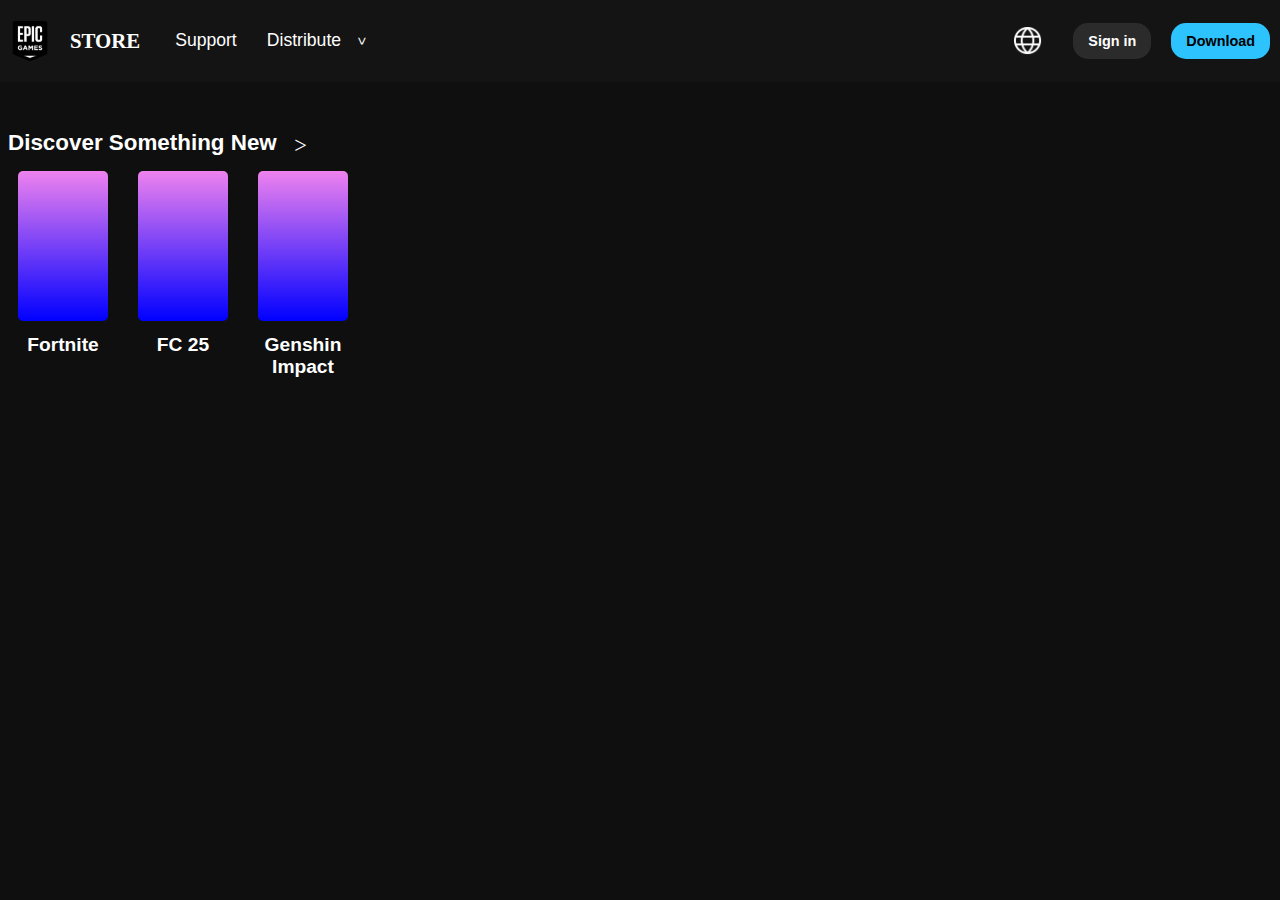
<file: index.html>
<!DOCTYPE html>
<html lang="en">
<head>
    <meta charset="UTF-8">
    <meta name="viewport" content="width=device-width, initial-scale=1.0">
    <title>Epic Games Store | By andercmn</title>
    <link rel="stylesheet" href="assets/styles/style.css">
    <link rel="shortcut icon" href="assets/icons/epicgames.png" type="image/x-icon">
    <link rel="stylesheet" href="assets/styles/sections.css">
</head>
<body>

    <div class="nav-bar">
        <div class="col-1">
            <img class="logo" src="assets/icons/epicgames.png" alt="">
            <h1 class="sub-title">Store</h1>
            <a href="">Support</a>
            <a class="sub-link" href="">Distribute</a>
        </div>

        <div class="col-2">
            <img src="assets/icons/webicon.png" alt="">
            <a class="sign" href="">Sign in</a>
            <a class="down" href="">Download</a>
        </div>




    </div>

    <h1 class="discover">Discover Something New</h1>

    <div class="games">
        <div class="col-1">
            <div class="box"></div>
            <h1>Fortnite</h1>
        </div>

        <div class="col-1">
            <div class="box"></div>
            <h1>FC 25</h1>
        </div>

        <div class="col-1">
            <div class="box"></div>
            <h1>Genshin Impact</h1>
        </div>
    </div>
    
</body>
</html>
</file>
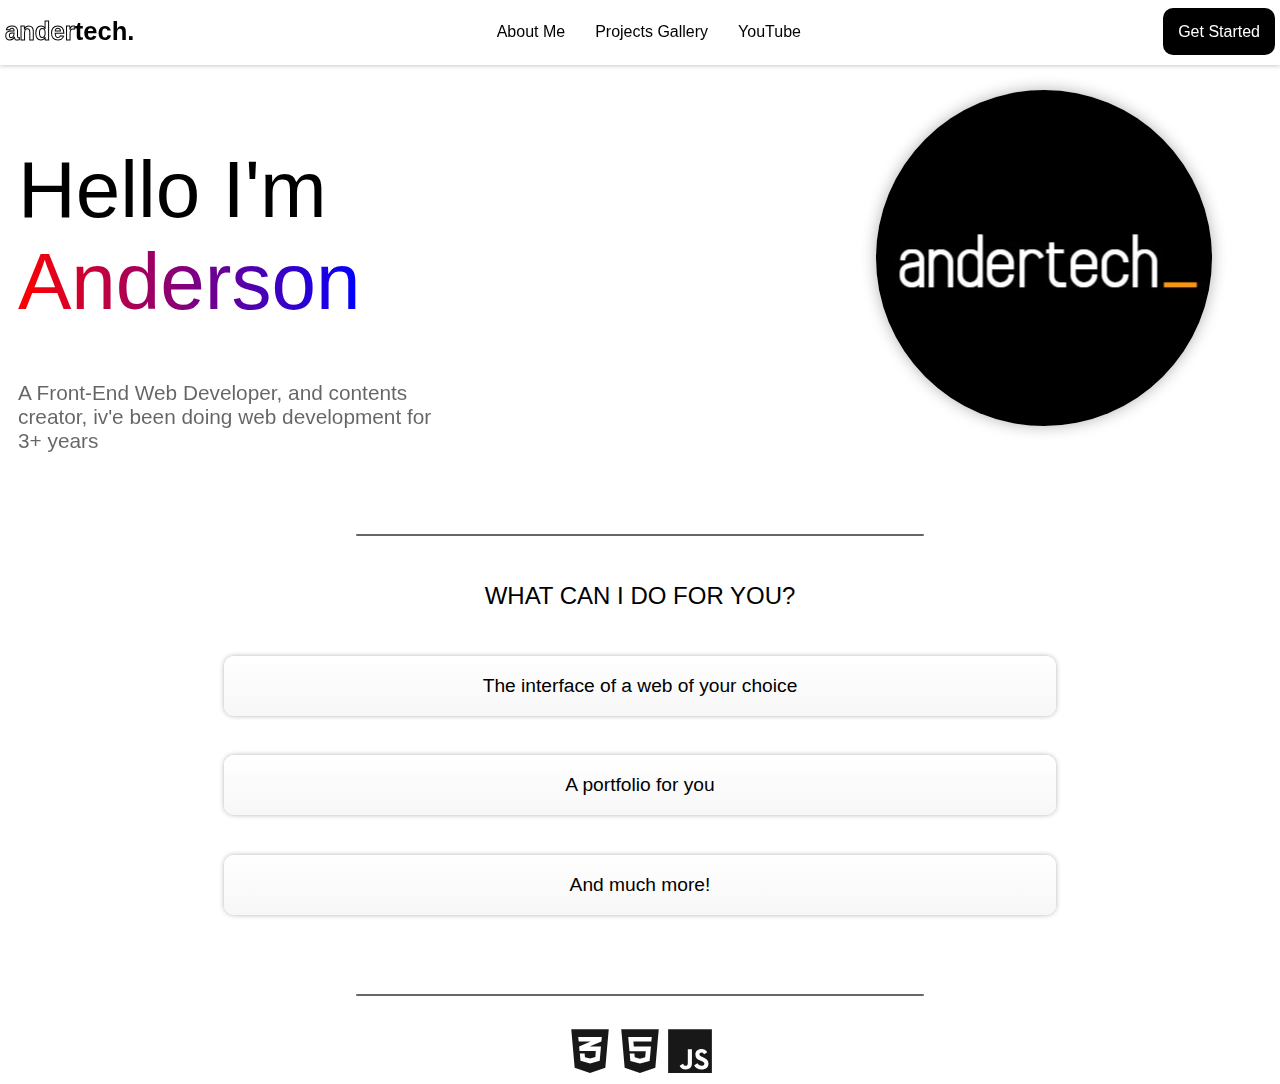
<file: Advenced Portfolio/index.html>
<!DOCTYPE html>
<html lang="en">
<head>
    <meta charset="UTF-8">
    <meta name="viewport" content="width=device-width, initial-scale=1.0">
    <title>andertech. | Portfolio</title>
    <link rel="stylesheet" href="styles/nav.css">
    <link rel="stylesheet" href="styles/sections-styles.css">
    <link rel="shortcut icon" href="img/favicon.jpg" type="image/x-icon">
    <link rel="stylesheet" href="styles/responsive.css">
    <link rel="stylesheet" href="styles/keyframes.css">
</head>
<body>
    <div class="nav">
        <div class="containers">
            <div class="logo-title">
                <h1><span>ander</span>tech.</h1>
            </div>

            <div class="links">
                <a href="#first">About Me</a>
                <a href="#">Projects Gallery</a>
                <a href="https://www.youtube.com/@anderrtech">YouTube</a>
            </div>

            <div class="buttons">
                <a href="mailto:adoescode@gmail.com" class="btn-email">Get Started</a>
            </div>




        </div>
    </div>

    <div class="first-section" id="first">
        <div class="containers">
            <div class="intro">
                <img src="img/favicon.jpg">
                <h1>Hello I'm <span>Anderson</span></h1>
                <p>A Front-End Web Developer, and contents creator, iv'e been doing web development for 3+ years</p>
                <a href="mailto:adoescode@gmail.com">Get Stared</a>
            </div>

            <div class="logo">
                <img src="img/favicon.jpg">
            </div>

        </div>

    </div>

    <div class="seperator"></div>
    
    <div class="second-section">
        <div class="containers">
            <div class="header">
                <h1>What Can I do for you?</h1>
            </div>

            <div class="list">
                <p>The interface of a web of your choice</p>
                <p>A portfolio for you</p>
                <p>And much more!</p>
            </div>
        </div>
    </div>

    <div class="seperator"></div>
    <div class="third-section">
        <div class="containers">
            <div class="images">
                <img src="img/icons/css3-alt-brands-solid.svg">
                <img src="img/icons/html5-brands-solid.svg">
                <img src="img/icons/js-brands-solid.svg">
            </div>



        </div>
    </div>

    
</body>
</html>
</file>
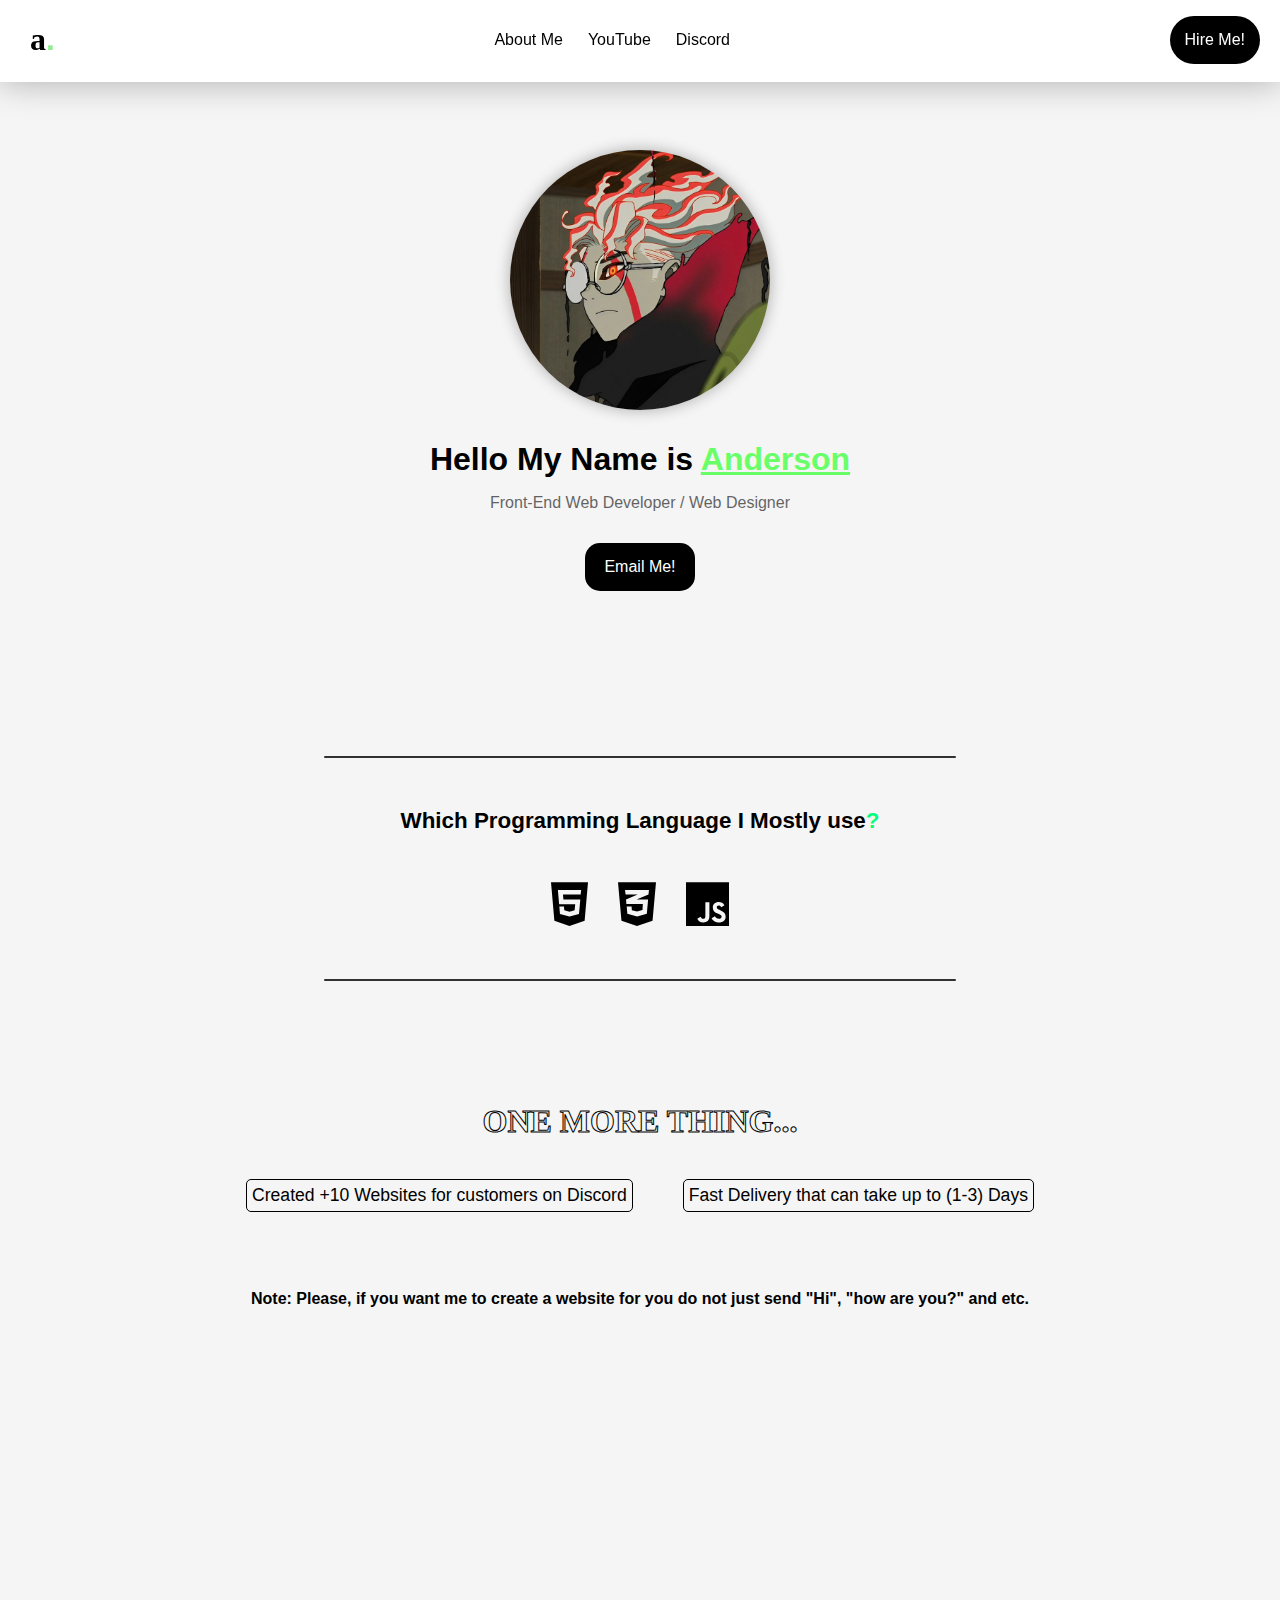
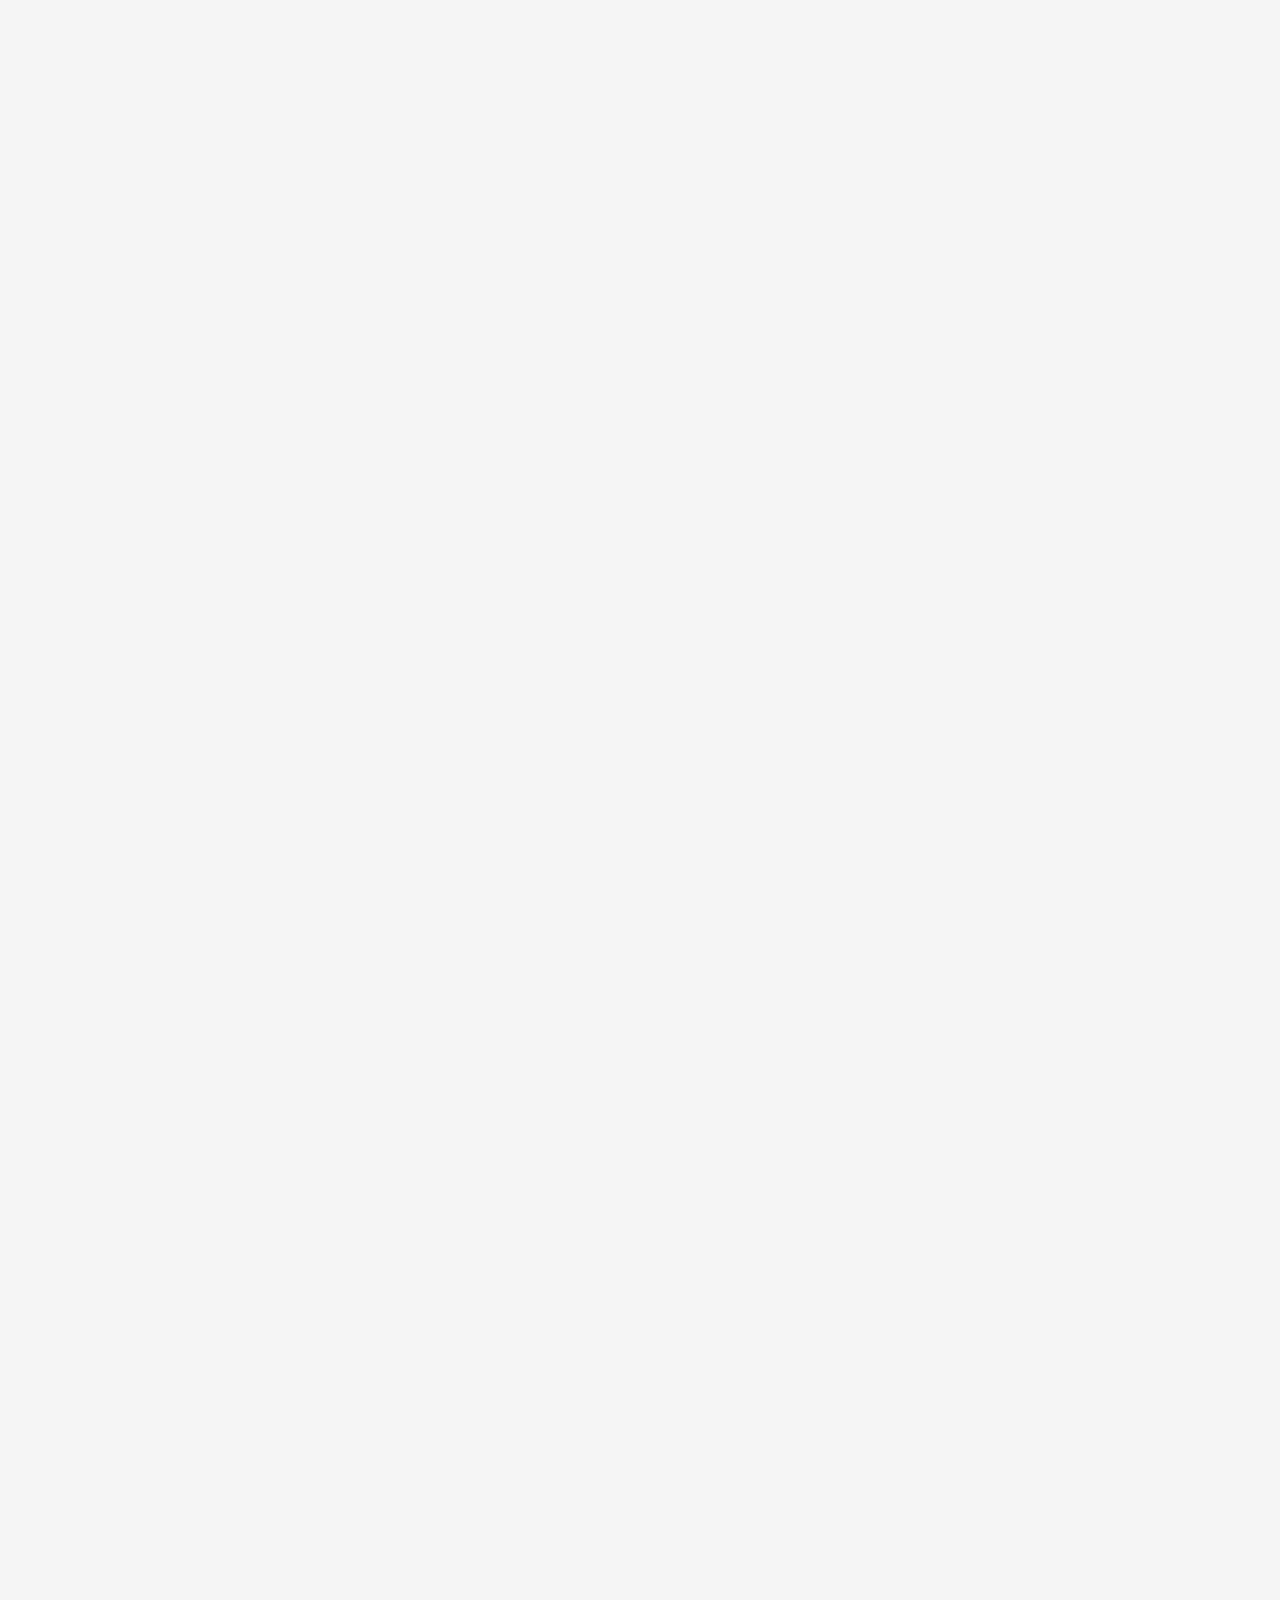
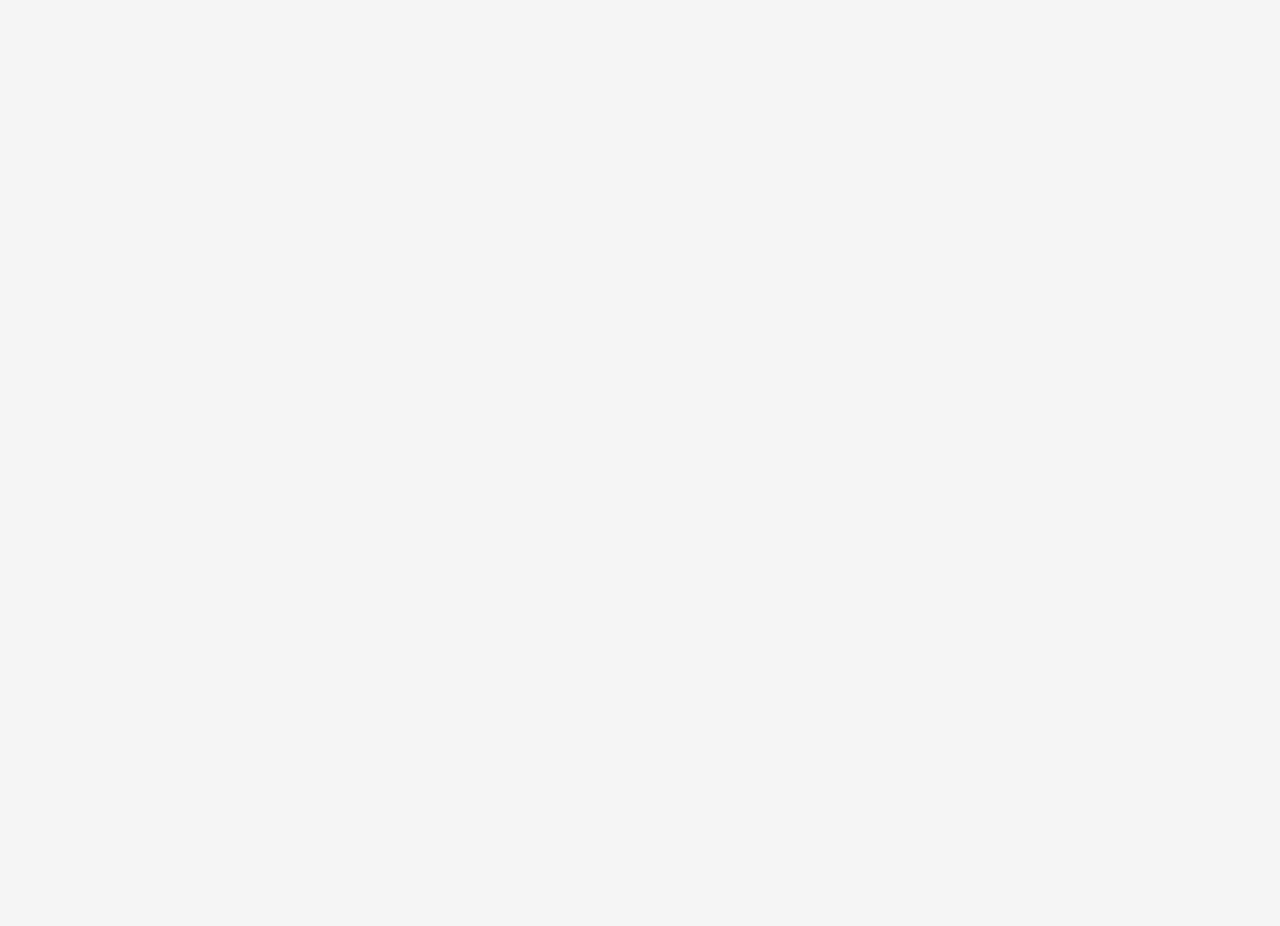
<file: Andertech v2/index.html>
<!DOCTYPE html>
<html lang="en">
<head>
    <meta charset="UTF-8">
    <meta name="viewport" content="width=device-width, initial-scale=1.0">
    <title>andertech. | Short Portfolio</title>
    <link rel="stylesheet" href="styles/nav.css">
    <link rel="stylesheet" href="styles/sections.css">
    <link rel="stylesheet" href="styles/media-queries.css">
</head>
<body>
    <div class="nav">
        <div class="containers">
            <div class="logo">
                <h1>a<span>.</span></h1>
            </div>

            <div class="links">
                <a href="">About Me</a>
                <a href="">YouTube</a>
                <a href="">Discord</a>
            </div>

            <div class="buttons">
                <a href="">Hire Me! </a>
            </div>
        </div>
    </div>

    <div class="first-section">
        <div class="head-1">
            <img src="img/★ OKARUN.jpg">
            <h1>Hello My Name is <span>Anderson</span></h1>
            <p>Front-End Web Developer / Web Designer</p>
            <a href="mailto:adoescode@gmail.com">Email Me!</a>
        </div>
    </div>

    <div class="seperator"></div>
    <div class="second-section">
        <div class="head-1">
            <h1>Which Programming Language I Mostly use<span>?</span></h1>
        </div>
        <div class="image-1">
            <img src="img/html5-brands-solid.svg" alt="">
            <img src="img/css3-alt-brands-solid.svg" alt="">
            <img src="img/js-brands-solid.svg" alt="">
        </div>

        
    </div>

    <div class="seperator"></div>
    <div class="third-section">
        <h1>One more thing...</h1>
    </div>
    <div class="card-section">
        <div class="containers">
            <p>Created +10 Websites for customers on Discord</p>
            <p>Fast Delivery that can take up to (1-3) Days</p>
            <h1> Note: Please, if you want me to create a website for you do not just send "Hi", "how are you?" and etc.</h1>
        </div>
    </div>

    

</body>
</html>
</file>
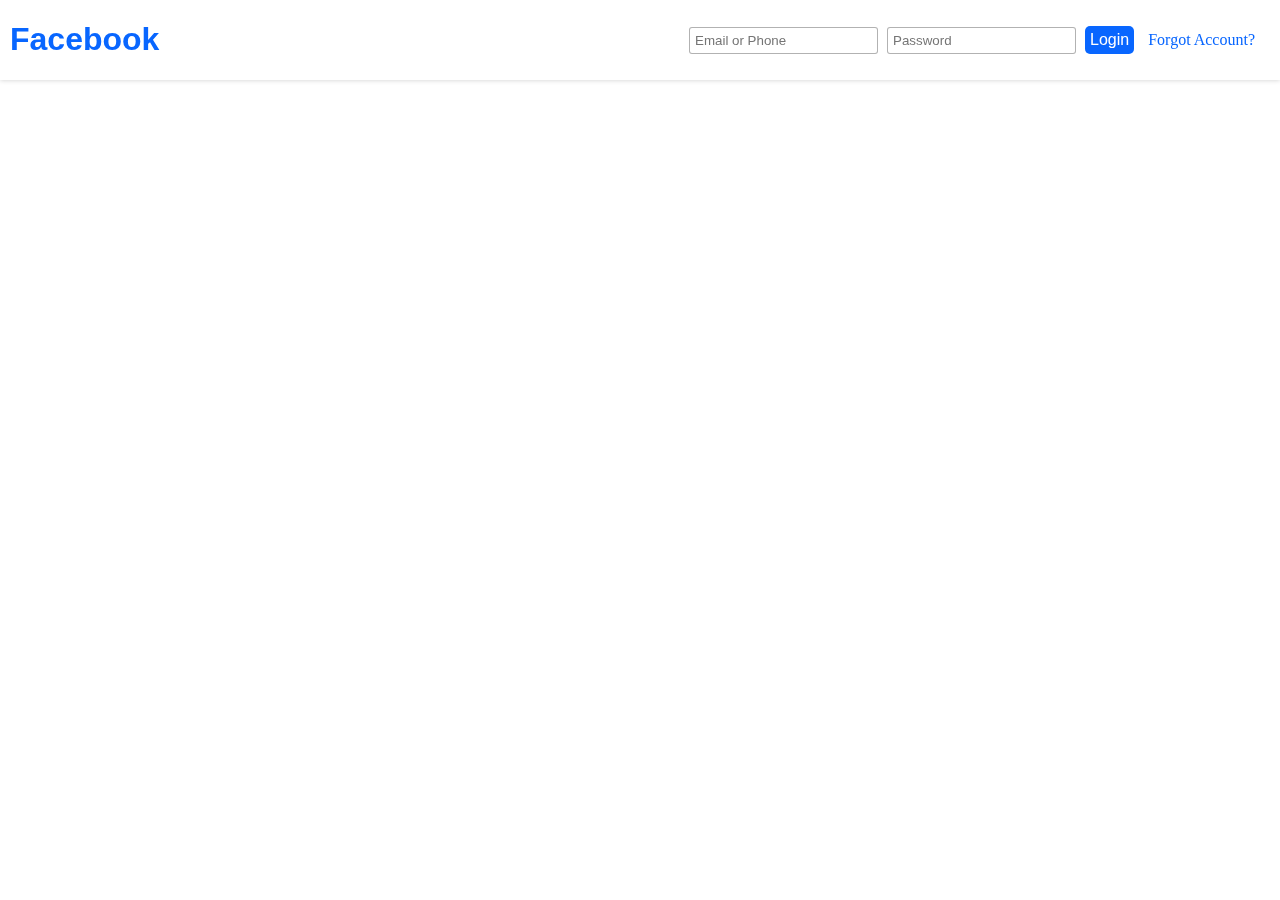
<file: Facebook Navbar/index.html>
<!DOCTYPE html>
<html lang="en">
<head>
    <meta charset="UTF-8">
    <meta name="viewport" content="width=device-width, initial-scale=1.0">
    <title>Facebook Navbar</title>
    <link rel="icon" type="image/x-icon" href="img/logo.png">
    <link rel="stylesheet" href="style.css">
</head>
<body>

    <div class="nav">
        <div class="containers">
            <div class="right">
                <h1>Facebook</h1>
            </div>


            <div class="left">
                <input type="email/number" placeholder="Email or Phone" class="input-email">
                <input type="password" placeholder="Password" class="input-pass">
                <button class="login-btn">Login</button>
                <a href="#" class="forgot-acc">Forgot Account?</a>
            </div>



        </div>
    </div>

   
    
</body>
</html>
</file>
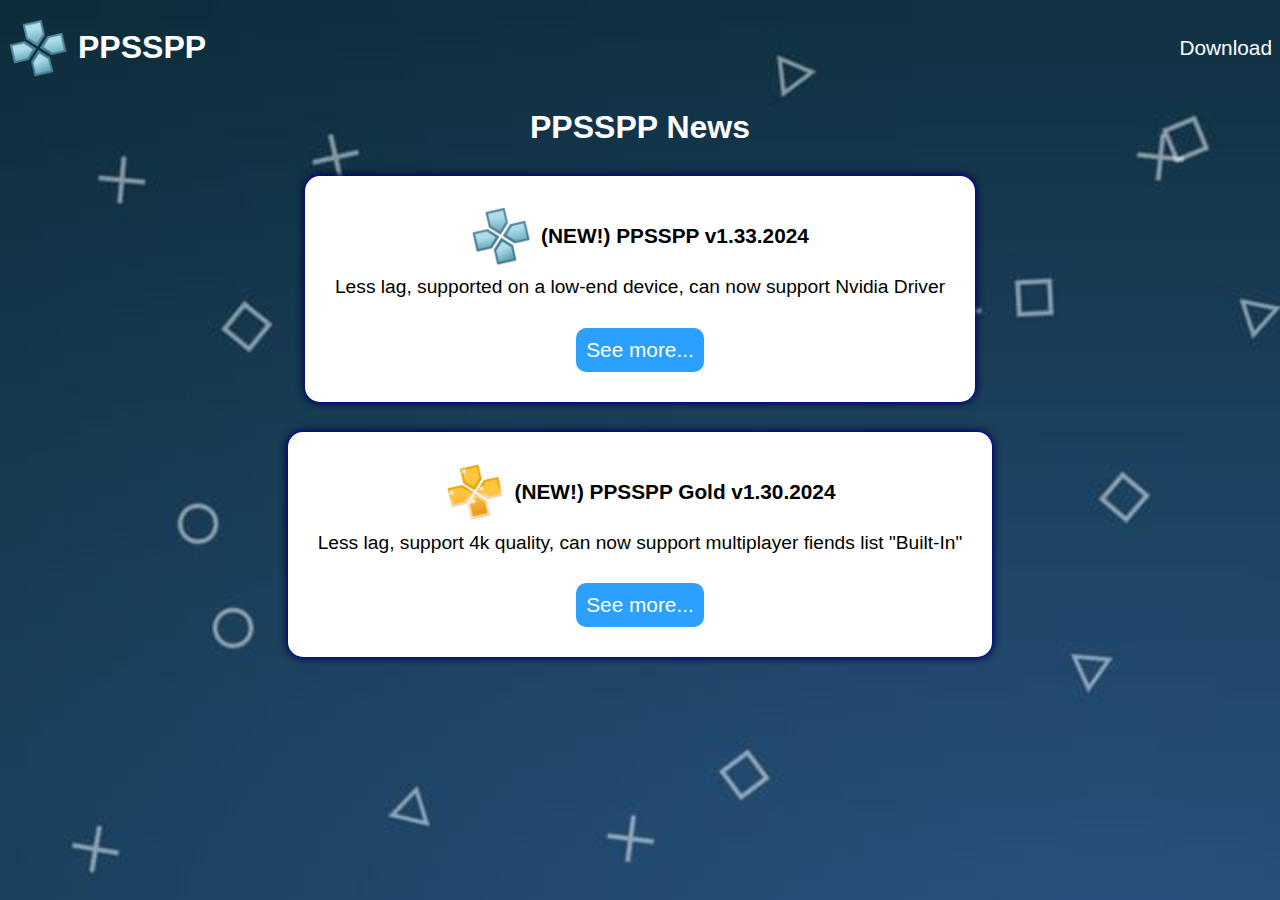
<file: PPSSPP Website/index.html>
<!DOCTYPE html>
<html lang="en">
<head>
    <meta charset="UTF-8">
    <meta name="viewport" content="width=device-width, initial-scale=1.0">
    <title>PPSSPP | Home</title>
    <link rel="stylesheet" href="assets/styles.css">
    <link rel="shortcut icon" href="assets/img/favicon.png" type="image/x-icon">
</head>
<body>
    <div class="nav-bar">
       <div class="section-1">
        <img src="assets/img/favicon.png" alt="">
        <h1>PPSSPP</h1>
       </div>

       <div class="section-2">
        <a href="">Download</a>
       </div>
    </div>

    <h1 style="color: #fff; font-size: 2em; font-family: Verdana, Geneva, Tahoma, sans-serif;display: flex;justify-content: center;text-align: center;margin-bottom: 0;">PPSSPP News</h1>
    <div class="banner">
        <div class="contents">

            <div class="col-1">
                <img src="assets/img/favicon.png" alt="">
                <h1>(NEW!) PPSSPP v1.33.2024</h1>
            </div>

            <div class="col-2">
                <p>Less lag, supported on a low-end device, can now support Nvidia Driver</p>
            </div>

            <div class="col-3">
                <a href="">See more...</a>
            </div>




        </div>
    </div>

    <div class="banner">
        <div class="contents">

            <div class="col-1">
                <img src="assets/img/proversion.png" alt="">
                <h1>(NEW!) PPSSPP Gold v1.30.2024</h1>
            </div>

            <div class="col-2">
                <p>Less lag, support 4k quality, can now support multiplayer fiends list "Built-In"</p>
            </div>

            <div class="col-3">
                <a href="">See more...</a>
            </div>




        </div>
    </div>

    
</body>
</html>
</file>
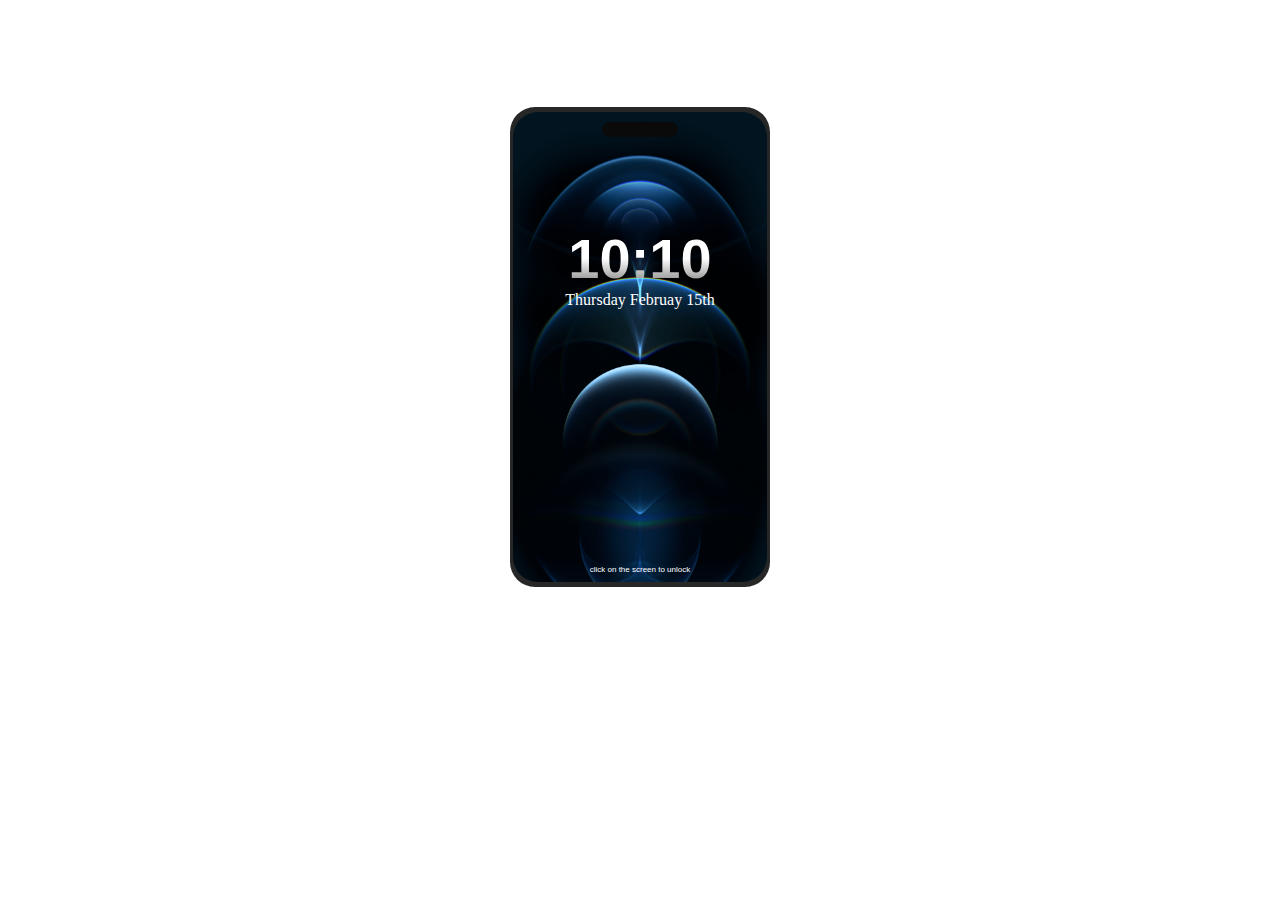
<file: ScreenOS/index.html>
<!DOCTYPE html>
<html lang="en">
<head>
    <meta charset="UTF-8">
    <meta name="viewport" content="width=device-width, initial-scale=1.0">
    <title>ScreenIphone | Demo</title>
    <link rel="stylesheet" href="assets/stylesheets/first-styles.css">
    <link rel="stylesheet" href="assets/stylesheets/xapps-styles.css">
    <link rel="stylesheet" href="assets/stylesheets/xwidget.css">
</head>
<body>
    <div class="device">
        <div class="screen" id="deviceScr">
            <div class="dynamic-island" id="dynamicIsland">
                <div class="contents-errors" id="dyerr">
                    <span style="color: rgb(255, 65, 65);">screenOS</span>: You can't acess the app.
                </div>
            </div>

            <div class="home-layout" style="display: none;" id="homeOS">
                <div class="app app-1">
                   <img src="assets/os/img_icons/youtube.png" class="xicon yt" id="ytlaunch" alt="">
                    <b style="color: white;">YouTube</b>
                </div>

                <div class="app app-2">
                    <img src="assets/os/img_icons/instagram.png" class="xicon ins" alt="">
                     <b style="color: white;">Instagram</b>
                 </div>

                 <div class="app app-3">
                    <img src="assets/os/img_icons/gmail.png" class="xicon email" alt="">
                     <b style="color: white;">Gmail</b>
                 </div>

                 

                

                 <img src="assets/os/wallpaper/widget_os.jpg" class="widget_1" alt="">
                 
                 <div class="bottom-bar">
                    <img src="assets/os/img_icons/instagram.png" alt="">
                    <img src="assets/os/img_icons/youtube.png" onclick="erryt()" alt="">
                    <img src="assets/os/img_icons/gmail.png" alt="">
                 </div>
            </div>

            <div class="lock-screen"  id="locked">
                <div class="col-1">
                    <h1>10<span>:</span>10</h1>
                    <b>Thursday Februay 15th</b>
                    <p style="color: white;font-weight: 500;font-family: sans-serif;font-size: .5em;position: absolute; bottom: 0; left: 0; right: 0;">click on the screen to unlock</p>
                </div>

            </div>
        </div>
    </div>
    <script src="assets/js/app-fonctions.js"></script>
    <script src="assets/js/lock.js"></script>
</body>
</html>
</file>
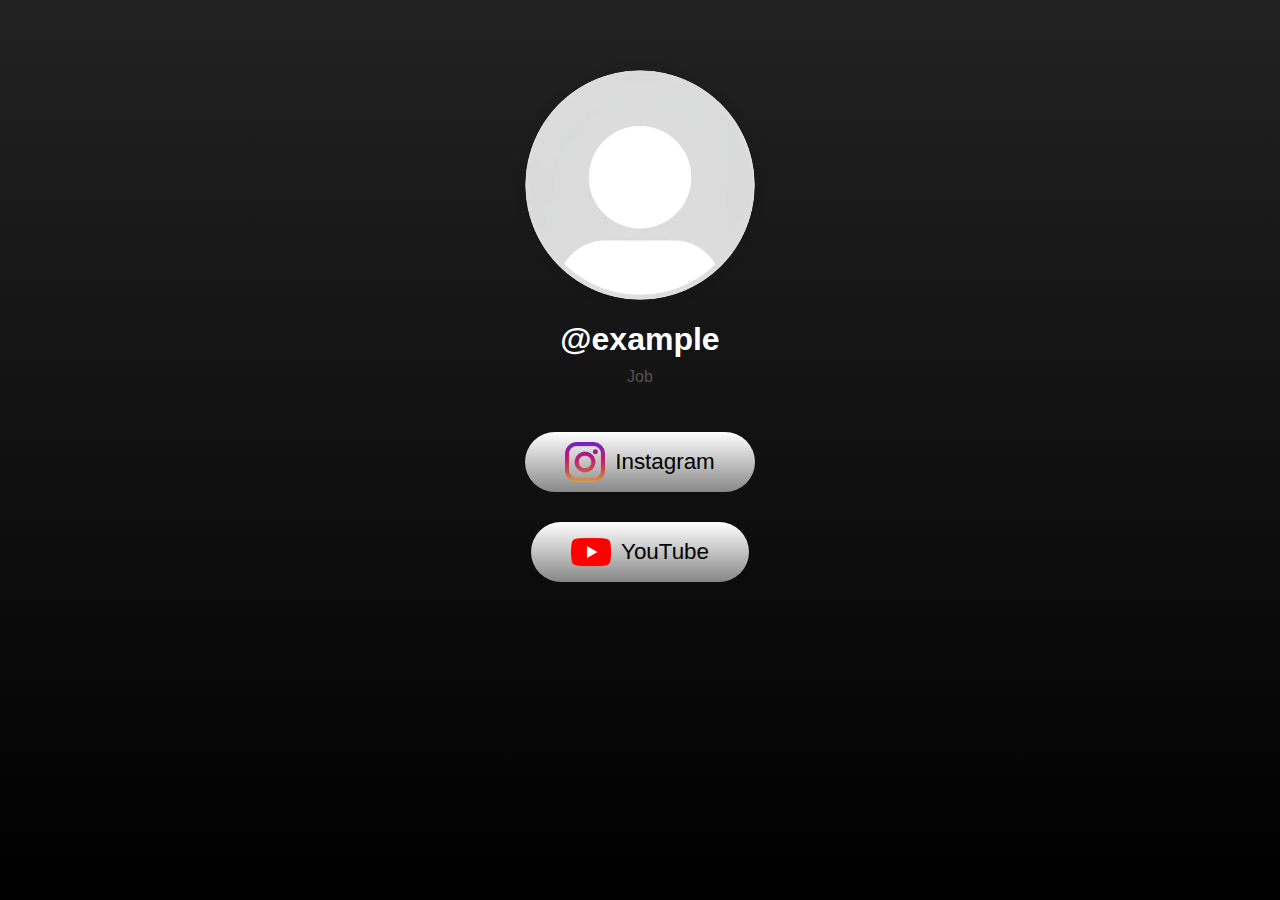
<file: Social Media Portfolio/index.html>
<!DOCTYPE html>
<html lang="en">
<head>
    <meta charset="UTF-8">
    <meta name="viewport" content="width=device-width, initial-scale=1.0">
    <title>@example's social media</title>
    <link rel="stylesheet" href="assets/styles.css">
    <link rel="shortcut icon" href="assets/img/user-pfp.jpg" type="image/x-icon">
</head>
<body>

    <div class="user-index">
        <div class="user-infos">
            <img src="assets/img/user-pfp.jpg" alt="">
            <h1>@example</h1>
            <p>Job</p>
        </div>

        <div class="user-links-contains">
            <div class="col-1">
                <img src="assets/img/instagramicon.png" alt="">
                <a href="#">Instagram</a>
            </div>

            <div class="col-2">
                <img src="assets/img/yticon.png" alt="">
                <a href="#">YouTube</a>
            </div>
        </div>



    </div>
    
</body>
</html>
</file>
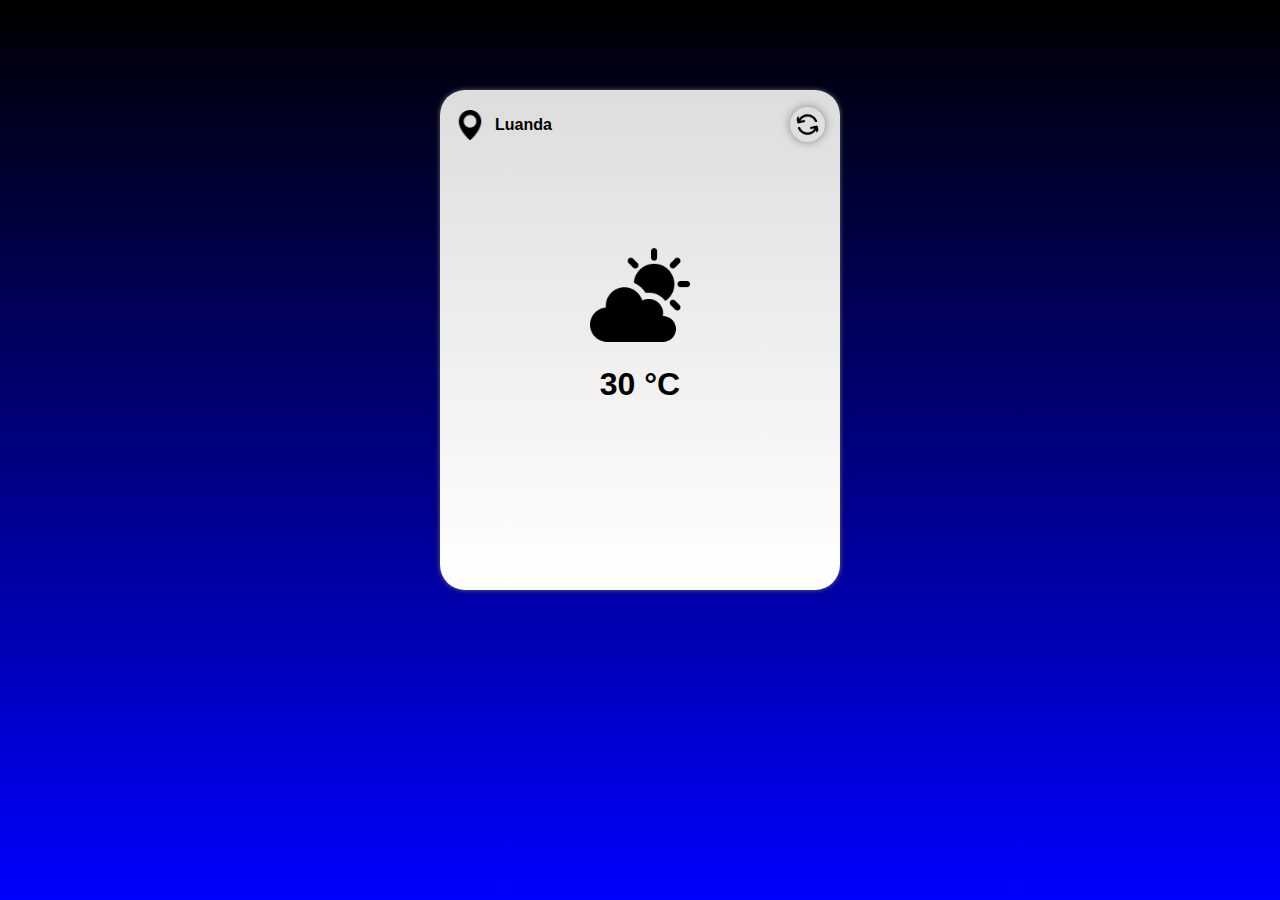
<file: Weather App Web/index.html>
<!DOCTYPE html>
<html lang="en">
<head>
    <meta charset="UTF-8">
    <meta name="viewport" content="width=device-width, initial-scale=1.0">
    <title>Weather App | Luanda </title>
    <link rel="stylesheet" href="assets/styles.css">
    <link rel="shortcut icon" href="assets/img/weather-favicon.png" type="image/x-icon">
</head>
<body>

    <div class="card">
        <div class="col-1">
            <img src="assets/img/location-pin.png" alt="">
            <h1 id="loc-data">Luanda</h1>
            
            <div class="pre-col">
                <img id="switch" src="assets/img/switcher.png" alt="">
            </div>
        </div>

        <div class="col-2">
            <img id="temp-data" src="assets/data/cloudy-day.png" alt="">
            <h1 id="deg-data">30 &#0176;C</h1>
        </div>
    </div>

    <div id="pop" class="pop-up">
        <p id="pop-data">Selected: Luanda</p>
    </div>
    
    <script src="script.js"></script>
</body>
</html>
</file>
<file: assets/styles/style.css>
body {
    background: rgb(15,15,15);
}

.nav-bar {
    display: flex;
    flex-direction: row;
    position: absolute;
    height: fit-content;
    width: 100%;
    left: 0;
    right: 0;
    top: 0;
    background: rgb(20,20,20);
    padding-bottom: 15px;
    justify-content: space-between;
    align-items: center;
}

/* col-1 */
.nav-bar .col-1 {
    margin-top: 15px;
    display: flex;
    flex-direction: row;
    justify-content: left;
    align-items: center;
    margin-left: 10px;
}

.nav-bar .col-1 h1 {
    color: white;
    margin-left: 20px;
    font-family: Tahoma;
    text-transform: uppercase;
    font-size: 1.3em;
    margin-right: 20px;
}

.nav-bar .col-1 a {
    color: white;
    position: relative;
    margin-left: 15px;
    margin-right: 15px;
    font-family: Tahoma, sans-serif, Verdana;
    text-decoration: none;
    font-size: 1.1em;
    transition: opacity .2s ease-in-out;

}

.nav-bar .col-1 a:hover {
    opacity: .7;
}

.nav-bar .col-1 .sub-link::after {
    content: ">";
    position: absolute;
    top: 3px;
    right: -25px;
    font-size: .8em;
    transform: rotate(90deg);
    transition: transform .2s ease-in-out;
}

.nav-bar .col-1 .sub-link:hover::after {
    transform: rotate(270deg);
}

.nav-bar .col-1 img {
    height: 40px;
}

/* col-2 */
.nav-bar .col-2 {
    margin-top: 15px;
    display: flex;
    flex-direction: row;
    align-items: center;
    margin-right: 10px;
}
.nav-bar .col-2 a {
    padding: 10px 15px 10px 15px;
    margin-left: 20px;
    text-decoration: none;
    font-size: .9em;
}

.nav-bar .col-2 img {
    height: 31px;
    pointer-events: initial;
    margin-right: 10px;
    filter: brightness(0) invert(1);
}
.nav-bar .col-2 .sign {
    border-radius: 15px;
    background: rgb(255,255,255,0.1);
    color: white;
    font-family: sans-serif;
    font-weight: 700;
    transition: background-color .2s ease-in-out;
}

.nav-bar .col-2 .down {
    border-radius: 15px;
    background: rgb(45, 195, 255);
    color: black;
    font-family: sans-serif;
    font-weight: 700;
    transition: background-color .2s ease-in-out;
}

.nav-bar .col-2 .sign:hover {
    background: rgb(255,255,255,0.5);
}
.nav-bar .col-2 .down:hover {
    background: rgb(80, 249, 255);
}
</file>
<file: assets/styles/sections.css>
.discover {
    position: relative;
    margin-top: 130px;
    color: white;
    font-family: sans-serif;
    font-weight: 800;
    font-size: 1.4em;
    width: fit-content;
}

.discover::after {
    position: absolute;
    content: ">";
    top: 3px;
    right: -30px;
    font-family: Tahoma;
    font-weight: 400;
    transition: transform .2s ease-in-out;
}

.discover:hover::after {

    transform: translateX(5px);
}

/* games banner */ 
.games {
    display: flex;
    flex-direction: row;
    justify-content: left;
}

.games .col-1 {
    margin-left: 10px;
    margin-right: 20px;
}

.games .col-1 {
    width: 90px;
}

.games .col-1 .box {
    height: 150px;
    border-radius: 5px;
    width: 90px;
    background: linear-gradient(to bottom, violet, blue);
}

.games .col-1 h1 {
    color: #fff;
    font-family: Tahoma, sans-serif;
    font-size: 1.2em;
    text-align: center;
}
</file>
<file: Advenced Portfolio/styles/nav.css>
body {
    margin-top: 90px;
}
/* navbar styles*/
.nav {
    position: fixed;
    top: 0;
    left: 0;
    right: 0;
    height: 65px;
    background: #fff;
    overflow: hidden;
    z-index: 100;
    box-shadow: 0 0 5px 0 rgb(0,0,0,0.3);
}
.nav .containers {
    display: flex;
    flex-direction: row;
    flex-wrap: wrap;
    justify-content: space-between;
    align-items: center;
}

.nav .containers .logo-title {
    color: black;
    font-size: .8em;
    margin-left: 5px;
    font-family: Verdana, Geneva, Tahoma, sans-serif;
}
.nav .containers .links {
    display: flex;
    gap: 30px;
}

.nav .containers .logo-title span {
    color: transparent;
    -webkit-text-stroke: 1px black;
}
.nav .containers .links a {
    position: relative;
    color: black;
    font-family: sans-serif;
    font-size: 1em;
    text-decoration: none;
    transition: opacity .2s ease-in-out;
}

.nav .containers .buttons {

    margin-right: 5px;
   
}
.nav .containers .buttons a {
    height: auto;
    font-size: 1em;
    font-family: Tahoma, sans-serif;
    padding: 15px 15px 15px 15px;
    background: black;
    border-radius: 10px;
    color: white;
    text-decoration: none;
    transition: background .2s ease-in-out;
}

/* navbar hovering */
.nav .containers .links a::after {
    content: " ";
    position: absolute;
    bottom: 0;
    left: 0;
    width: 0;
    height: 2px;
    background: #292929;
    transition: width .2s ease-in-out;
}

.nav .containers .links a:hover::after {
    width: 100%;
}

.nav .containers .links a:hover {
    opacity: .8;
}

.nav .containers .buttons a:hover {
    background: #3d3d3d;
}
</file>
<file: Advenced Portfolio/styles/sections-styles.css>
.first-section .containers {
    margin: 30px;
    margin-left: 0;
    margin-right: 0;
    display: flex;
    flex-direction: row;
    flex-wrap: wrap;
    justify-content: space-between;
    padding-bottom: 30px;
}

.first-section .containers .intro {
    margin-left: 10px;
    width: 425px;
}

.first-section .containers .intro img {
    display: none;
    height: auto;
    width: auto;
    border-radius: 100%;
    box-shadow: 0 0 15px 0 rgb(0,0,0,0.3);
}
.first-section .containers .intro a {
    display: none;
    width: 21%;
    height: auto;
    border-radius: 15px;
    font-size: 1.1em;
    font-family: sans-serif;
    padding: 15px 15px 15px 15px;
    background: black;
    border-radius: 3px;
    color: white;
    text-decoration: none;
}


.first-section .containers .intro p {
    font-size: 1.3em;
    color: black;
    opacity: .6;
    font-family: sans-serif;
    font-weight: 400;
}
.first-section .containers .intro h1 {
    font-family: Tahoma, sans-serif;
    font-weight: 400;
    font-size: 5em;
}

.first-section .containers .intro span {
    background: linear-gradient(to right, red, blue);
    background-clip: text;
    color: transparent;
}

.first-section .containers .logo {
    margin-right: 60px;
}
.first-section .containers .logo img {
    height: auto;
    width: auto;
    border-radius: 100%;
    box-shadow: 0 0 15px 0 rgb(0,0,0,0.3);
}


/* 2nd section */
.second-section .containers {
    display: flex;
    flex-direction: column;
    text-align: center;
    padding-bottom: 30px;

}
.second-section .containers .header h1{
    color: black;
    text-transform: uppercase;
    font-family: sans-serif;
    font-size: 1.5em;
    font-weight: 400;
}

.second-section .containers .list {
    display: flex;
    flex-wrap: wrap;
    flex-direction: column;
    align-items: center;
    margin-top: 30px;
    gap: 20px;
}
.second-section .containers .list p {
    height: auto;
    padding-top: 5px;
    padding-bottom: 5px;
    padding-left: 5px;
    padding-right: 5px;
    line-height: 50px;
    margin-top: 0;
    width: 65%;
    color: black;
    font-family: sans-serif;
    font-size: 1.2em;
    border-radius: 10px;
    max-width: 65%;
    background: linear-gradient(to bottom, rgb(255, 255, 255), rgb(247, 247, 247));
    box-shadow: 0 0 5px 0 rgb(0,0,0,0.3);
    transition: box-shadow .2s ease-in-out ,opacity .2s ease-in-out;
}

.second-section .containers .list p:hover {
    box-shadow: 0 0 15px 0 rgb(0,0,0,0.6);
    opacity: .8;
}


.third-section {
    margin-top: 30px;
}
.third-section .containers .images {
    justify-content: center;
    align-items: center;
    display: flex;
    flex-direction: row;
    flex-wrap: wrap;
}

.third-section .containers .images img {
    height: 50px;
    width: 50px;
    opacity: .9;
}
.seperator {
    margin: 30px auto;
    height: 2px;
    width: 45%;
    background: black;
    border-radius: 1px;
    opacity: .6;
}
</file>
<file: Advenced Portfolio/styles/responsive.css>
html {
    scroll-behavior: smooth;
}
/* media queries only */

@media screen and (min-width:320px) and (max-width: 866px){ /* mobile user */
    .nav .containers .buttons a {
        transition: 1s;
        display: none;
    }

    body {
       justify-content: center;
    }

   
    .first-section .containers .intro a {
        display: flex;
        margin: 30px auto;
        text-align: center;
        width: 21%;
        height: auto;
        border-radius: 15px;
        font-size: .9em;
        font-family: sans-serif;
        padding: 15px 15px 15px 15px;
        background: black;
        border-radius: 3px;
        justify-content: center;
        color: white;
        text-decoration: none;
        transition: 1s;
    
    }

    .nav .containers .links a {
        display: flex;
       
    }
    .nav .containers .links {
        transition: 1s;
        display: none;
        gap: 20px;
    }

    .nav .containers .logo-title {
        font-size: .8em;
        margin-left: 3px;
        transition: 1s;
    }

    .first-section .containers {
        transition: 1s;
        margin: 30px auto;
        display: flex;
        flex-direction: column;
        flex-wrap: wrap;
        justify-content: center;
        align-items: center;
        padding-bottom: 30px;
    }

    .first-section .containers .logo {
        margin-right: 0;
        transition: 1s;
    }

    .first-section .containers .intro {
        margin-left: 0;
        text-align: center;
        margin-right: 0;
        transition: 1s;
        width:  100%;
    }

    .first-section .containers .intro h1 {
        font-size: 1.9em;
        transition: 1s;
        text-align: center;
    }

    .first-section .containers .intro p {
        font-size: 1em;
    }

    .first-section .containers .logo img {
        display: none;
        transition: 1s;
    }

    .second-section .containers .list p {
        height: auto;
        font-size: .9em;
    }

    .first-section .containers .intro img {
        transition: 1s;
        display: unset;
        height: 260px;
        width: 260px;
    }

    /* second section */
    .second-section .containers {
        display: flex;
        margin: auto;
        text-align: center;
    
    }
}
</file>
<file: Advenced Portfolio/styles/keyframes.css>
/* keyframes */
@keyframes HeaderAnim {
    from {
        opacity: .3;
    }

    to {
       
        opacity: 1;
    }
}



/* divs */
.first-section .containers {
    animation: HeaderAnim 1.3s;

}

.second-section .containers {
    animation: HeaderAnim 1.4s;
}

.third-section .containers {
    animation: HeaderAnim 1.5s;
}
</file>
<file: Andertech v2/styles/nav.css>
body {
    background: rgb(245, 245, 245);
    height: 310vw;
}
.nav .containers {
    position: fixed;
    display: flex;
    justify-content: space-between;
    align-items: center;
    flex-direction: row;
    flex-wrap: wrap;
    height: auto;
    padding-bottom: 2px;
    width: 100%;
    top: 0;
    left: 0;
    right: 0;
    z-index: 500;
    background: rgb(255,255,255);
    transition: box-shadow .2s ease-in-out;
    box-shadow: 0 0 10px 0 rgb(0,0,0,0.3);
}

.nav .logo {
    font-size: 1em;
    pointer-events: none;
    margin-left: 30px;
    font-family: Tahoma;
}

.nav .logo span {
    color: lightgreen;
    font-family: Verdana, sans-serif, Tahoma;
}

.nav .containers .links {
    display: flex;
    flex-wrap: wrap;
    gap: 25px;
}

.nav .containers .links a{
    color: black;
    text-decoration: none;
    font-size: 1em;
    transition: color .2s ease-in-out;
    font-family: sans-serif, Tahoma;
}

.nav .containers .buttons {
    display: flex;
    flex-wrap: wrap;
    flex-direction: row;
    justify-items: center;
    margin-right: 20px;
}

.nav .containers .buttons a {
    height: auto;
    font-size: 1em;
    padding: 15px 15px;
    background: rgb(0,0,0);
    color: white;
    border-radius: 35px;
    text-decoration: none;
    transition: background-color .3s ease-in-out, color .2s ease-in-out;
    font-family: sans-serif, Tahoma;
}


/* hovering only */
.nav .containers .links a:hover {
    color: rgb(51, 212, 51);
}

.nav .containers .buttons a:hover {
    background: rgb(235, 235, 235);
    color: black;
}

.nav .containers:hover {
    box-shadow: 0 0 35px 0 rgb(0,0,0,0.3);
}
</file>
<file: Andertech v2/styles/sections.css>
.first-section {
    position: relative;
    margin: 90px 0 0 0;
}

.first-section .head-1 img {
    height: 260px;
    margin-bottom: 10px;
    border-radius: 100%;
    box-shadow: 0 0 15px 0 rgb(0,0,0,0.3);
}
.first-section .head-1 {
    margin: 150px auto;
    display: flex;
    flex-direction: column;
    flex-wrap: wrap;
    justify-content: center;
    align-items: center;
    font-family: Tahoma, sans-serif;
}

.first-section .head-1 h1 {
    color: black;
    font-weight: 600;
    margin-bottom: 0;


}

.first-section .head-1 p {
   color: #000000;
   opacity: .6;
}
.first-section .head-1 span {
    text-decoration: underline;
    color: rgb(104, 255, 104);
}

.first-section .head-1 a {
    margin-bottom: 0;
    margin: 15px;
    color: white;
    padding: 15px 15px;
    padding-left: 19px;
    padding-right: 19px;
    text-align: center;
    height: auto;
    font-size: 1em;
    text-decoration: none;
    border-radius: 15px;
    background: rgb(0, 0, 0);
}



/* second */
.second-section {
    position: relative;
    margin: 35px 0 0 0;
}

.second-section .head-1 {
    display: flex;
    justify-content: center;
    align-items: center;
    flex-wrap: wrap;
    animation: fadeIn linear;
    animation-timeline: view();
    animation-range: entry 0% cover 40%;
    font-family: Verdana, Tahoma, sans-serif;
}

.second-section .head-1 h1 {
    font-size: 1.4em;
    text-align: center;
}

.second-section .head-1 span {
    color: rgb(0, 255, 128);
}

.second-section .image-1 {
    display: flex;
    position: relative;
    margin-top: 30px;
    flex-wrap: wrap;
    flex-direction: row;
    gap: 30px;
    justify-content: center;
    align-items: center;
    padding-bottom: 50px;
}

.second-section .image-1 img {
    height: 50px;
    animation: fadeIn linear;
    animation-timeline: view();
    animation-range: entry 0% cover 40%;
    
}

@keyframes fadeIn {
    from {
        opacity: 0;
        transform: translateX(-100px);
    }

    to {
        opacity: 1;
        transform: translateX(0px);
    }
}

/* third */
.third-section {
    display: flex;
    position: relative;
    margin: 100px 0 0 0;
    justify-content: center;
    align-items: center;
}

.third-section h1 {
    animation: fadeIn linear;
    animation-timeline: view();
    animation-range: entry 0% cover 40%;
    font-weight: 800;
    text-transform: uppercase;
    color: transparent;
    font-family: Verdana;
    -webkit-text-stroke: 1px rgb(0,0,0);
    font-size: 2em;
}

/* card */
.card-section .containers {
    display: flex;
    animation: fadeIn linear;
    animation-timeline: view();
    animation-range: entry 0% cover 40%;
    flex-direction: row;
    justify-content: center;
    align-items: center;
    flex-wrap: wrap;
    gap: 50px;
    font-family: Tahoma, sans-serif;
}

.card-section .containers p {
    font-size: 1.1em;
    animation: fadeIn linear;
    animation-timeline: view();
    animation-range: entry 0% cover 40%;
    color: black;
    height: auto;
    background: transparent;
    padding: 5px 5px;
    border: 1px solid black;
    border-radius: 5px;
}

.card-section .containers h1 {
    font-size: 1em;
}

/* footer */
.footer {
    position: absolute;
    margin: 150px 0 0 0;
    height: 300px;
    width: 100%;
    left: 0;
    right: 0;
    background: black;
    margin-bottom: 0;
    border-radius: 10px;
    color: white;
    font-family: Verdana, Tahoma, sans-serif;
}

.footer .header-1{
    margin-left: 20px;
}
.seperator {
    animation: fadeIn linear;
    animation-timeline: view();
    animation-range: entry 0% cover 40%;
    margin: auto;
    height: 2px;
    background: black;
    width: 50%;
    max-width: 50%;
    border-radius: 1px;
    margin-bottom: 10px;
    opacity: .8;
}
</file>
<file: Andertech v2/styles/media-queries.css>
@media screen and (min-wdith: 600px) {
   
}
</file>
<file: Facebook Navbar/style.css>
body {
    margin-top: 90px;
}
.nav {
    height: 80px;
    position: fixed;
    margin-top: 0;
    top: 0;
    left: 0;
    right: 0;
    background: white;
    box-shadow: 0 0 5px 0 rgb(0,0,0,0.2);
}

.nav .containers {
    display: flex;
    flex-direction: row;
    justify-content: space-between;
    align-items: center;
    flex-wrap: wrap;
}

.nav .containers .right h1 {
    color: rgb(8, 102, 255);
    font-family: Tahoma, sans-serif;
    font-weight: 600;
    margin-left: 10px;
}

.nav .containers .left .login-btn {
    background: rgb(8, 102, 255);
    padding: 5px 5px 5px 5px;
    row-gap: 10px;
    font-size: 1em;
    color: white;
    border-radius: 5px;
    margin-left: 5px;
    border: none;
    transition: background .2s ease-in-out, opacity .2s ease-in-out;
    font-family: 'Segoe UI', Tahoma, Geneva, Verdana, sans-serif;
}

.nav .containers .left .input-email {
    padding: 5px 5px 5px 5px;
    border-radius: 3px;
    margin-right: 5px;
    font-family: 'Segoe UI', Tahoma, Geneva, Verdana, sans-serif;
    border: 1px solid rgb(0,0,0,0.3);
    transition: border .2s ease-in-out;
}
.nav .containers .left .input-pass {
    padding: 5px 5px 5px 5px;
    font-family: 'Segoe UI', Tahoma, Geneva, Verdana, sans-serif;
    border-radius: 3px;
    border: 1px solid rgb(0,0,0,0.3);
    transition: border .2s ease-in-out;
}

.nav a {
    color: rgb(8, 102, 255);
    margin-right: 25px;
    margin-left: 10px;
    text-decoration: none;
    transition: text-decoration .2s ease-in-out;
}

/* hovering system */
.nav .login-btn:hover {
    opacity: .9;
    background: rgb(5, 87, 219);
}

.nav a:hover {
    text-decoration: underline;
}

.nav .containers .input-email:hover, .nav .containers .input-pass:hover {
    border: 1px solid rgb(0,0,0,1);
}

/* responsive */
@media screen and (min-width: 10px) and (max-width: 750px) {
    .nav .containers .input-email, .nav .containers .input-pass, .nav .containers a {
        transition: all .2s ease-in-out;
        display: none;
    }

    .nav .containers .login-btn {
        margin-right: 10px;
        height: 40px;
    }
    
}
</file>
<file: PPSSPP Website/assets/styles.css>
body {
    background: url('img/bg.jpg') no-repeat;
    background-attachment: fixed;
    background-size: cover;
}

.nav-bar {
    display: flex;
    flex-direction: row;
    justify-content: space-between;
    align-items: center;
    margin-bottom: 10px;
}

.nav-bar .section-1 {
    display: flex;
    flex-direction: row;
    justify-content: center;
    align-items: center;
}
.nav-bar .section-1 h1 {
    color: #fff;
    font-size: 2em;
    font-family: sans-serif;
    text-transform: uppercase;
    margin-left: 10px;
}
.nav-bar .section-1 img {
    height: 60px;
}

.nav-bar .section-2 a {
    color: #fff;
    font-size: 1.3em;
    font-family: Tahoma, Verdana,sans-serif;
    text-decoration: none;
    transition: color .2s ease-in-out, opacity .2s ease-in-out;
}

.nav-bar .section-2 a:hover {
    color: #f3f3f3;
    opacity: .8;
}

/* banner */
.banner {
    margin-bottom: 0px;
    justify-self: center;
    animation: pop-in 1s linear;
    transition: transform .5s ease-in-out;
}

.banner:hover {
    transform: scale(1.02);
}
.banner .contents {
    display: flex;
    flex-direction: column;
    justify-content: center;
    margin-top: 30px;
    padding: 30px 30px 30px 30px;
    height: fit-content;
    width: fit-content;
    border-radius: 15px;
    background: #fff;
    box-shadow: 0 0 8px 0 rgb(0,0,0,0.3),
    0 0 5px 0 blue,
    0 0 10px rgb(0,0,0,0.8);
}

.banner .contents .col-1 {
    display: flex;
    flex-direction: row;
    justify-content: center;
    align-items: center;
   
}
.banner .contents .col-1 h1 {
    color: black;
    font-size: 1.3em;
    margin-left: 10px;
    font-family: Verdana, Geneva, Tahoma, sans-serif;
}
.banner .contents .col-1 img {
    height: 60px;
}

.banner .contents .col-2 {
    display: flex;
    margin-top: 0;
    justify-content: center;
}

.banner .contents .col-2 p {
    color: black;
    margin-top: 10px;
    font-size: 1.2em;
    text-align: center;
    font-family: Verdana, Tahoma, sans-serif;
}

.banner .contents .col-3 {
    display: flex;
    justify-content: center;
    margin-top: 10px;
}

.banner .contents .col-3 a {
    color: #fff;
    padding: 10px 10px 10px 10px;
    height: fit-content;
    text-decoration: none;
    font-size: 1.3em;
    width: fit-content;
    background: #2ba0ff;
    font-family: Tahoma, sans-serif;
    border-radius: 10px;
}


/* anim */
@keyframes pop-in {
    from {
        opacity: 0;
        transform: translateX(-100px)
    }

    to {
        opacity: 1;
        transform: translateX(0px);
    }
}
</file>
<file: ScreenOS/assets/stylesheets/first-styles.css>
.device {
    margin-top: 8.5%;
    position: relative;
    height: 480px;
    width: 260px;
    border-top-left-radius: 25px;
    border-top-right-radius: 25px;
    border-bottom-right-radius: 25px;
    border-bottom-left-radius: 25px;
    justify-self: center;
    background-color: rgb(39, 39, 39);
}

.device .screen {
    margin-top: 1.6%;
    position: absolute;
    height: 98%;
    width: 98%;
    border-top-left-radius: 25px;
    border-top-right-radius: 25px;
    border-bottom-right-radius: 25px;
    border-bottom-left-radius: 25px;
    background: url('../os/wallpaper/WallpaperOS_1.jpg') no-repeat;
    background-size: cover;
    justify-self: center;
    left: 0;
    right: 0;

}

/* lock screen */
.screen .lock-screen {
    display: flex;
    margin-top: 30%;
    pointer-events: none;
    flex-direction: column;
    align-items: center;
    text-align: center;
    justify-content: center;
}

.screen .lock-screen .col-1 h1 {
    color: transparent;
    font-family: sans-serif;
    font-size: 3.5em;
    margin-bottom: 0;
    background: linear-gradient(to bottom, rgb(255,255,255), rgb(255,255,255), rgb(100,100,100));
    background-clip: text;
}

.screen .lock-screen .col-1 b {
    color: white;
    font-size: 1em;
    font-weight: 400;
    margin-bottom: 0;
    
}

.lock-screen span {
    animation: tictacanim 2.5s infinite;
}



/* additional features */
 .dynamic-island {
    position: absolute;
    height: 15px;
    width: 30%;
    border-radius: 10px;
    left: 0;
    right: 0;
    justify-self: center;
    background: rgb(10, 10, 10);
    margin-top: 10px;
    overflow: hidden;
    transition: transform .2s ease-in-out;
}

.dynamic-island .contents-errors {
    display: none;
    font-size: .6em;
    width: 100%;
    font-family: Verdana, Tahoma, sans-serif;
    text-align: center;
    color: white;
}

.dynamic-island:active {
    transform: scale(1.1);
}

/* keyframes */
@keyframes tictacanim {
   0% {
    color: white;
   }

   50% {
    color: rgb(100,100,100);
   }

   100% {
    color: white;
   }

}

@keyframes island_app_notif {
    0% {
        width: fit-content;
    }

    50% {
        width: fit-content;
    }

    100% {
        width: 30%;
    }
}
</file>
<file: ScreenOS/assets/stylesheets/xapps-styles.css>
.home-layout {
    margin-top: 15%;
    margin-left: 3%;
    display: flex;
    flex-direction: row;
    align-items: center;
    position: relative;
    animation: app_trans 3s;
}

.home-layout .app {
    display: flex;
    flex-direction: column;
    align-items: center;
    margin-right: 5.5px;
}

.home-layout .app .xicon {
    height: 30px;
    
    padding-top: 3px;
    padding-bottom: 3px;
    padding-left: 3px;
    padding-right: 3px;
    width: fit-content;
    background: rgb(10,10,10);
    border-radius: 10px;
   
}

.home-layout .app b {
    margin-top: 3px;
    font-size: .5em;
    font-family: sans-serif;
}

.home-layout .bottom-bar {
    display: flex;
    flex-direction: row;
    justify-content: center;
    align-items: center;
    position: absolute;
    margin-top: 760px;
    left: 0;
    right: 0;
    justify-self: center;
    height: 80%;
    width: 90%;
    border-radius: 15px;
    background: rgb(255,255,255,0.2);
    backdrop-filter: blur(10px);
}

.home-layout .bottom-bar img {
    height: 30px;
    width: fit-content;
    padding-top: 3px;
    padding-bottom: 3px;
    padding-left: 3px;
    padding-right: 3px;
    width: fit-content;
    background: rgb(10,10,10);
    border-radius: 10px;
    margin-right: 5px;
}

@keyframes app_trans {
    from {
        opacity: 0;
        transform: scale(1.05);
    }

    to {
        opacity: 1;
        transform: scale(1.0);
    }
}
</file>
<file: ScreenOS/assets/stylesheets/xwidget.css>
.home-layout .widget_1 {
    display: block;
    position: absolute;
    height: 150px;
    width: 40%;
    
    margin-top: 40%;
    margin-left: 53%;
    border-radius: 15px;
}
</file>
<file: Social Media Portfolio/assets/styles.css>
body {
    background: linear-gradient(to bottom, rgb(34, 34, 34), black) no-repeat;
    background-attachment: fixed;
    background-size: cover;
}

.user-index {
    display: flex;
    flex-direction: column;
    justify-content: center;
    align-items: center;
    margin-top: 70px;

}

/* user informations */

.user-index .user-infos {
    display: flex;
    flex-direction: column;
    align-items: center;
    text-align: center;
    justify-content: center;
}

.user-index .user-infos h1 {
    color: #fff;
    margin-bottom: 0;
    font-size: 2em;

}

.user-index .user-infos p {
    margin-top: 10px;
    font-size: 1em;
    color: rgba(148, 144, 144, 0.5);
}


.user-index .user-infos h1, .user-index .user-infos p {
    font-family: Tahoma, Verdana, sans-serif;
}

.user-index .user-infos img {
    height: 230px;
    border-radius: 100%;
    box-shadow: 0 0 10px 0 rgba(24, 24, 24, 0.3);
}

/* links */
.user-index .user-links-contains {
    display: flex;
    flex-direction: column;
    justify-content: center;
    align-items: center;
}

.user-index .user-links-contains .col-1, .user-index .user-links-contains .col-2 {
    display: flex;
    flex-direction: row;
    justify-content: center;
    align-items: center;
    padding: 10px 40px 10px 40px;
    background: linear-gradient(to bottom, rgb(255,255,255), rgb(255,255,255,0.5));
    border-radius: 45px;
    margin-top: 30px;
    margin-bottom: 0;
}

.user-index .user-links-contains .col-1 a, .user-index .user-links-contains .col-2 a {
    color: black;
    text-decoration: none;
    font-size: 1.4em;
    font-family: Tahoma, sans-serif;

}
.user-index .user-links-contains .col-1 img, .user-index .user-links-contains .col-2 img {
    height: 40px;
    margin-right: 10px;
}
</file>
<file: Weather App Web/assets/styles.css>
body {
    background: linear-gradient(to bottom, black, blue) no-repeat;
    background-attachment: fixed;
    background-size: cover;
}

.card {
    margin-top: 90px;
    position: relative;
    height: 500px;
    margin-bottom: 30px;
    width: 400px;
    box-shadow: 0 0 5px 0 rgb(255,255,255,0.4),
    0 0 10px 0 rgb(0,0,0,0.4);
    border-radius: 25px;
    justify-self: center;
    background: linear-gradient(to bottom, rgb(221, 221, 221), white);
}

.card .col-1 {
    position: absolute;
    width: 100%;
    margin-top: 10px;
    margin-left: 10px;
    display: flex;
    flex-direction: row;
    justify-content: left;
    align-items: center;
    padding: 5px 5px 5px 5px;
    border-radius: 25px;
    transition: box-shadow .2s ease-in-out;
}

.card .col-1 img {
    height: 30px;
}

.card .col-1 h1 {
    margin-left: 10px;
    font-size: 1em;
    color: black;
    font-family: Tahoma, sans-serif;
}

.card .col-1:hover {
    box-shadow: 0 0 10px 0 rgb(0,0,0,0.4);
}

.card .pre-col {
    width: 100%;
    display: flex;
    justify-content: right;
    margin-right: 30px;
}

.card .pre-col img {
    height: 25px;
    padding: 5px 5px 5px 5px;
    box-shadow: 0 0 10px 0 rgb(0,0,0,0.4);
    border-radius: 55px;
    transition:  transform .2s ease-in-out ,box-shadow .2s ease-in-out;
}

.card .pre-col img:active {
    transform: rotate(60deg);
}
.card .pre-col img:hover {
    box-shadow: 0 0 10px 0 rgba(79, 191, 255);
}


/* col 2 */
.card .col-2 {
    display: flex;
    position: absolute;
    margin: 155px;
    justify-self: center;
    flex-direction: column;
    justify-content: center;
    align-items: center;
    margin-bottom: 10px;
}

.card .col-2 img {
    height: 100px;
}


.card .col-2 h1 {
    font-family: Verdana, Tahoma, sans-serif;
    font-size: 2em;

    color: black;
}

/* pop-up */
.pop-up {
    justify-self: center;
    padding: 3px 40px 3px 40px;
    background: rgb(0,0,0,0.4);
    border-radius: 25px;
    animation: pop-up 3.5s ;
    opacity: 0;
}

.pop-up p {
    color: white;
    font-size: .8em;
    font-family: Tahoma;
}

@keyframes pop-up {
    from {
        opacity: 1;
        transform: translateY(0px);
    }

    to {
        opacity: 0;
        transform: translateY(-100px);
    }
}
</file>
